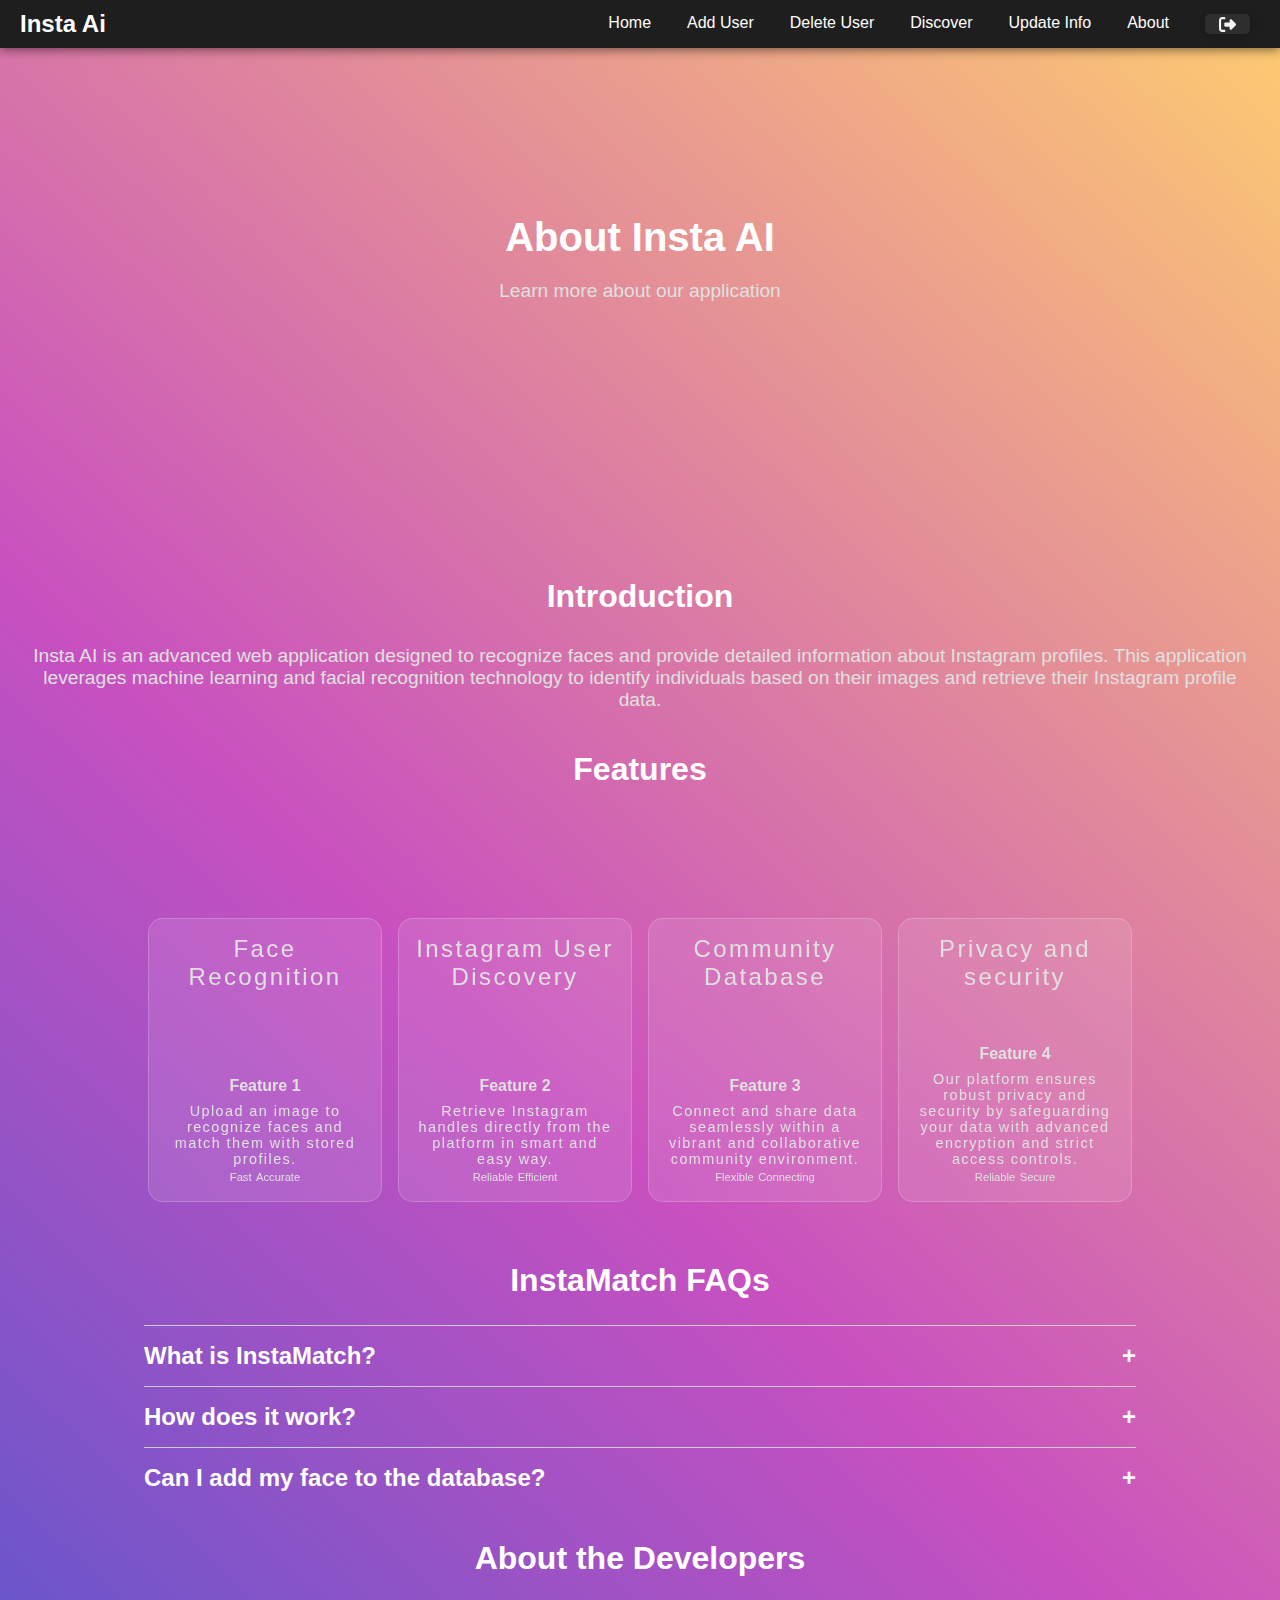
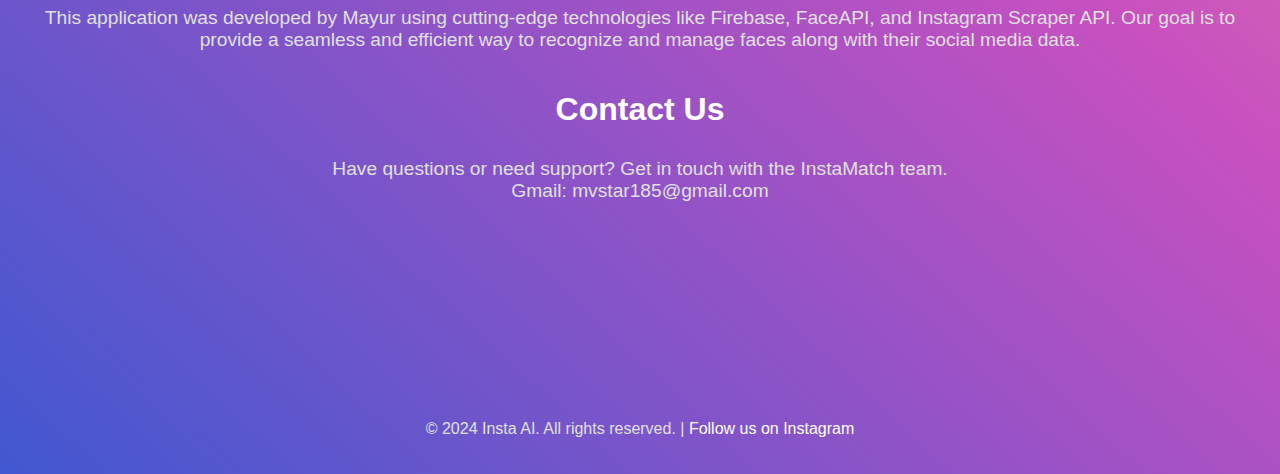
<file: about.html>
<!DOCTYPE html>
<html lang="en">
<head>
    <meta charset="UTF-8">
    <meta name="viewport" content="width=device-width, initial-scale=1.0">
    <title>About Insta AI</title>
    <link rel="stylesheet" href="styles.css">
    <script defer src="load-navbar.js"></script>
    <style>
         .faq-section {
            width: 80%;
            margin: 2rem auto;
            color: #fff;
        }

        .faq-section h2 {
            font-size: 2em;
            margin-bottom: 1rem;
        }

        .faq {
            border-top: 1px solid #ccc;
            padding: 1rem 0;
            cursor: pointer;
        }

        .faq h3 {
            font-size: 1.5rem;
            margin: 0;
            display: flex;
            justify-content: space-between;
            align-items: center;
        }

        .faq p {
            display: none;
            margin: 0.5rem 0 0;
        }

        .faq.open p {
            display: block;
        }
        
    </style>
</head>
<body>
    <div class="navbar-container"></div>
    
    <div class="header">
        <h1 class="fade-in">About Insta AI</h1>
        <p>Learn more about our application</p>
    </div>

    <div class="body">
        <div class="section">
            <h2>Introduction</h2>
            <p>Insta AI is an advanced web application designed to recognize faces and provide detailed information about Instagram profiles. This application leverages machine learning and facial recognition technology to identify individuals based on their images and retrieve their Instagram profile data.</p>
        </div>
        <div class="section">
            <h2>Features</h2>
            <div class="container">
                <div class="box">
                    <span class="title">Face Recognition</span>
                    <div>
                        <strong>Feature 1</strong>
                        <p>Upload an image to recognize faces and match them with stored profiles.</p>
                        <span>Fast</span> <span>Accurate</span>
                    </div>
                </div>
                <div class="box">
                    <span class="title">Instagram User Discovery</span>
                    <div>
                        <strong>Feature 2</strong>
                        <p>Retrieve Instagram handles directly from the platform in smart and easy way.</p>
                        <span>Reliable</span> <span>Efficient</span>
                    </div>
                </div>
                <div class="box">
                    <span class="title">Community Database</span>
                    <div>
                        <strong>Feature 3</strong>
                        <p>Connect and share data seamlessly within a vibrant and collaborative community environment.</p>
                        <span>Flexible</span> <span>Connecting</span>
                    </div>
                </div>
                <div class="box">
                    <span class="title">Privacy and security</span>
                    <div>
                        <strong>Feature 4</strong>
                        <p>Our platform ensures robust privacy and security by safeguarding your data with advanced encryption and strict access controls.</p>
                        <span>Reliable</span> <span>Secure</span>
                    </div>
                </div>
            </div>
        </div>
         <!-- FAQ Section -->
         <div class="section faq-section">
            <h2>InstaMatch FAQs</h2>
            <div class="faq">
                <h3>What is InstaMatch? <span>+</span></h3>
                <p>InstaMatch is a platform that uses face recognition technology to help users find Instagram usernames and connect with others.</p>
            </div>
            <div class="faq">
                <h3>How does it work? <span>+</span></h3>
                <p>InstaMatch works by comparing the face in the uploaded image with faces in the database and retrieving the matching Instagram profiles.</p>
            </div>
            <div class="faq">
                <h3>Can I add my face to the database? <span>+</span></h3>
                <p>Yes, you can add your face to the database by using the 'Add User' feature and providing your Instagram username and a clear image of your face.</p>
            </div>
        </div>
        <div class="section">
            <h2>About the Developers</h2>
            <p>This application was developed by Mayur using cutting-edge technologies like Firebase, FaceAPI, and Instagram Scraper API. Our goal is to provide a seamless and efficient way to recognize and manage faces along with their social media data.</p>
        </div>
        <div class="section">
            <h2>Contact Us</h2>
            <p>Have questions or need support? Get in touch with the InstaMatch team.
                <br>Gmail: mvstar185@gmail.com</a>
            </p>
            
        </div>
    </div>

    <div class="footer">
        <p>&copy; 2024 Insta AI. All rights reserved. | <a href="https://www.instagram.com">Follow us on Instagram</a></p>
    </div>

    <script>
        document.querySelectorAll('.faq').forEach(faq => {
            faq.addEventListener('click', () => {
                faq.classList.toggle('open');
                const span = faq.querySelector('span');
                span.textContent = faq.classList.contains('open') ? '-' : '+';
            });
        });
    </script>
</body>
</html>
</file>
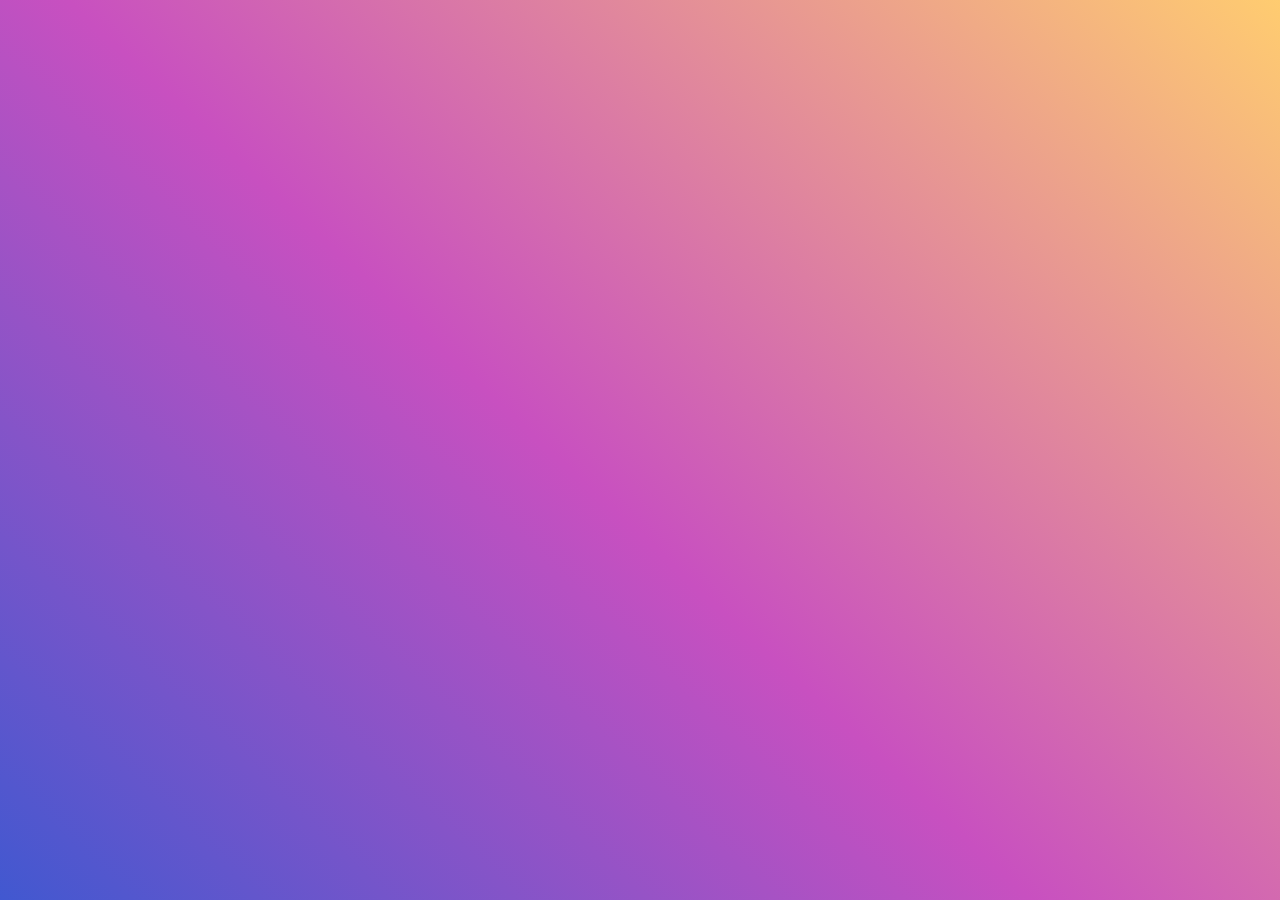
<file: auth.html>
<!DOCTYPE html>
<html lang="en">
<head>
    <meta charset="UTF-8">
    <meta name="viewport" content="width=device-width, initial-scale=1.0">
    <title>Authentication</title>
    <link rel="stylesheet" href="styles.css">
    <style>
        .container {
    max-width: 1200px;
    margin: 0 auto;
    padding: 20px;
    background-color: rgba(255, 255, 255, 0);
    border-radius: 10px;
    width: 330px;
    display: flex;
    justify-content: center;
    align-items: center;
    height: 100vh;
}

.wrapper {
    --input-focus: #2d8cf0;
    --font-color: #323232;
    --font-color-sub: #666;
    --bg-color: #fff;
    --bg-color-alt: #666;
    --main-color: #323232;
    display: flex;
    flex-direction: column;
    align-items: center;
}

.switch {
    position: relative;
    display: flex;
    flex-direction: column;
    justify-content: center;
    align-items: center;
    gap: 20px;
    width: 110px;
    height: 50px;
}

.card-side::before {
    position: absolute;
    content: 'Log in';
    left: -80px;
    top: 0;
    width: 100px;
    text-decoration: underline;
    color: var(--font-color);
    font-weight: 600;
    text-align: center;
}

.card-side::after {
    position: absolute;
    content: 'Sign up';
    right: -80px;
    top: 0;
    width: 100px;
    text-decoration: none;
    color: var(--font-color);
    font-weight: 600;
    text-align: center;
}

.toggle {
    opacity: 0;
    width: 0;
    height: 0;
}

.slider {
    box-sizing: border-box;
    border-radius: 5px;
    border: 2px solid var(--main-color);
    box-shadow: 4px 4px var(--main-color);
    position: absolute;
    cursor: pointer;
    top: 0;
    left: 50%;
    transform: translateX(-50%);
    width: 50px;
    height: 25px;
    background-color: var(--bg-color);
    transition: 0.3s;
}

.slider:before {
    box-sizing: border-box;
    position: absolute;
    content: "";
    height: 21px;
    width: 21px;
    border: 2px solid var(--main-color);
    border-radius: 5px;
    left: -1px;
    bottom: 2px;
    background-color: var(--bg-color);
    box-shadow: 0 3px 0 var(--main-color);
    transition: 0.3s;
}

.toggle:checked + .slider {
    background-color: var(--input-focus);
}

.toggle:checked + .slider:before {
    transform: translateX(30px);
}

.toggle:checked ~ .card-side:before {
    text-decoration: none;
}

.toggle:checked ~ .card-side:after {
    text-decoration: underline;
}

.flip-card__inner {
    width: 300px;
    height: 350px;
    position: relative;
    background-color: transparent;
    perspective: 1000px;
    text-align: center;
    transition: transform 0.8s;
    transform-style: preserve-3d;
}

.toggle:checked ~ .flip-card__inner {
    transform: rotateY(180deg);
}

.toggle:checked ~ .flip-card__front {
    box-shadow: none;
}

.flip-card__front, .flip-card__back {
    padding: 20px;
    position: absolute;
    display: flex;
    flex-direction: column;
    justify-content: center;
    -webkit-backface-visibility: hidden;
    backface-visibility: hidden;
    background: lightgrey;
    gap: 20px;
    border-radius: 5px;
    border: 2px solid var(--main-color);
    box-shadow: 4px 4px var(--main-color);
}

.flip-card__back {
    width: 300;
    transform: rotateY(180deg);
}

.flip-card__form {
    display: flex;
    flex-direction: column;
    align-items: center;
    gap: 25px;
}

.title {
    margin: 20px 0 20px 0;
    font-size: 25px;
    font-weight: 900;
    text-align: center;
    color: var(--font-color);
}

.flip-card__input {
    width: 250px;
    height: 40px;
    border-radius: 5px;
    border: 2px solid var(--main-color);
    background-color: var(--bg-color);
    box-shadow: 4px 4px var(--main-color);
    font-size: 15px;
    font-weight: 600;
    color: var(--font-color);
    padding: 5px 10px;
    outline: none;
}

.flip-card__input::placeholder {
    color: var(--font-color-sub);
    opacity: 0.8;
}

.flip-card__input:focus {
    border: 2px solid var(--input-focus);
}

.flip-card__btn:active, .button-confirm:active {
    box-shadow: 0px 0px var(--main-color);
    transform: translate(3px, 3px);
}

.flip-card__btn {
    margin: 20px 0 20px 0;
    width: 120px;
    height: 40px;
    border-radius: 5px;
    border: 2px solid var(--main-color);
    background-color: var(--bg-color);
    box-shadow: 4px 4px var(--main-color);
    font-size: 17px;
    font-weight: 600;
    color: var(--font-color);
    cursor: pointer;
}


    </style>
</head>
<body>
    <div id="auth-container" class="container">     
        <h1>Insta AI</h1>
        <div class="wrapper">
            <div class="card-switch">
                <label class="switch">
                   <input type="checkbox" class="toggle">
                   <span class="slider"></span>
                   <span class="card-side"></span>
                   <div class="flip-card__inner">
                      <div class="flip-card__front">
                         <div class="title">Log in<br><span>Enter credentials</span></div>
                         <form class="flip-card__form" action="">
                            <input type="email" id="loginEmail" placeholder="Email" class="input" required>
                            <input type="password" id="loginPassword" placeholder="Password" class="input" required>
                            <button id="loginBtn" class="button-confirm" type="button">Login</button>
                         </form>
                      </div>
                      <div class="flip-card__back">
                         <div class="title">Sign up<br><span>Enter credentials</span></div>
                         <form class="flip-card__form" action="">                           
                            <input type="email" id="registerEmail" placeholder="Email" class="input" required>
                            <input type="password" id="registerPassword" placeholder="Password" class="input" required>
                            <button id="registerBtn" class="button-confirm">Register</button>
                         </form>
                      </div>
                   </div>
                </label>
            </div>   
       </div>
    </div>
</body>
</html>
</file>
<file: styles.css>
/* General styles */
body {
    font-family: 'Helvetica Neue', Helvetica, Arial, sans-serif;
    margin: 0;
    background-color: #4158D0;
    background-image: linear-gradient(43deg, #4158D0 0%, #C850C0 46%, #FFCC70 100%);
    color: #e0e0e0;
    display: flex;
    flex-direction: column;
    min-height: 100vh;
}

h1, h2 {
    color: #fff;
    text-align: center;
    margin-bottom: 20px;
}

.container {
    max-width: 1200px;
    margin: 0 auto;
    padding: 20px;
    background-color: rgba(255, 255, 255, 0);
    border-radius: 10px;
}

/* Navbar */
.navbar {
    display: flex;
    justify-content: space-between;
    align-items: center;
    padding: 10px 20px;
    background-color: #1e1e1e;
    box-shadow: 0 2px 10px rgba(0, 0, 0, 0.5);
    margin-bottom: 40px;
}

.navbar a {
    text-decoration: none;
    color: #e0e0e0;
    font-size: 1em;
    margin: 0 10px;
}

.navbar a:hover {
    color: #90caf9;
}

.navbar .logo {
    font-size: 1.5em;
    font-weight: bold;
    color: #e0e0e0;
}

/* Header */
.header {
    text-align: center;
    padding: 100px 20px;
    background-color: rgba(255, 255, 255, 0);
    margin-bottom: 40px;
}

.header h1 {
    font-size: 2.5em;
    margin-bottom: 20px;
}

.header p {
    font-size: 1.2em;
    margin-bottom: 10px;
}

.header button {
    background-color: #90caf9;
    color: #121212;
    padding: 10px 20px;
    border: none;
    border-radius: 5px;
    cursor: pointer;
    font-size: 1em;
}

.header button:hover {
    background-color: #64b5f6;
}

/* Sections */
.section {
    margin-bottom: 40px;
}

.section h2 {
    font-size: 2em;
    margin-bottom: 20px;
    color: #fff;
    padding-bottom: 10px;
}

.section label {
    font-weight: bold;
    display: block;
    margin-bottom: 5px;
    margin-top: 15px;
}

.section input[type="text"], .section input[type="file"], .section textarea {
    width: calc(100% - 20px);
    padding: 10px;
    margin-bottom: 10px;
    border: 1px solid #555;
    border-radius: 5px;
    font-size: 1em;
    background-color: #333;
    color: #e0e0e0;
}

.section button {
    background-color: #66bb6a;
    color: #121212;
    padding: 10px 20px;
    margin: 10px 0;
    border: none;
    border-radius: 5px;
    cursor: pointer;
    font-size: 1em;
}

.section button:hover {
    background-color: #4caf50;
}

.section button.secondary {
    background-color: #90caf9;
}

.section button.secondary:hover {
    background-color: #64b5f6;
}

.section button.delete {
    background-color: #ef5350;
}

.section button.delete:hover {
    background-color: #e53935;
}

.section textarea {
    width: calc(100% - 20px);
    height: 100px;
    resize: none;
    font-size: 1em;
    border: 1px solid #555;
    border-radius: 5px;
    background-color: #333;
    color: #e0e0e0;
}

.section video {
    display: block;
    margin: 20px auto;
    border: 2px solid #333;
    box-shadow: 0 2px 10px rgba(0, 0, 0, 0.5);
    border-radius: 10px;
}

/* Footer */
.footer {
    text-align: center;
    padding: 20px;
    background-color: rgba(255, 255, 255, 0);
    color: #e0e0e0;
    margin-top: auto;
    border-top: 2px solid rgba(255, 255, 255, 0);
}

.footer a {
    color: #fff;
    text-decoration: none;
}

.footer a:hover {
    text-decoration: underline;
}

/* Form Styles */
.form {
  --input-focus: #2d8cf0;
  --font-color: #323232;
  --font-color-sub: #666;
  --bg-color: #fff;
  --main-color: #323232;
  padding: 20px;
  background: lightgrey;
  display: flex;
  flex-direction: column;
  align-items: flex-start;
  justify-content: center;
  gap: 20px;
  border-radius: 5px;
  border: 2px solid var(--main-color);
  box-shadow: 4px 4px var(--main-color);
}

.title {
  color: var(--font-color);
  font-weight: 900;
  font-size: 20px;
  margin-bottom: 25px;
}

.title span {
  color: var(--font-color-sub);
  font-weight: 600;
  font-size: 17px;
}

.input {
  width: 250px;
  height: 40px;
  border-radius: 5px;
  border: 2px solid var(--main-color);
  background-color: var(--bg-color);
  box-shadow: 4px 4px var(--main-color);
  font-size: 15px;
  font-weight: 600;
  color: var(--font-color);
  padding: 5px 10px;
  outline: none;
}

.input::placeholder {
  color: var(--font-color-sub);
  opacity: 0.8;
}

.input:focus {
  border: 2px solid var(--input-focus);
}

.login-with {
  display: flex;
  gap: 20px;
}

.button-log {
  cursor: pointer;
  width: 40px;
  height: 40px;
  border-radius: 100%;
  border: 2px solid var(--main-color);
  background-color: var(--bg-color);
  box-shadow: 4px 4px var(--main-color);
  color: var(--font-color);
  font-size: 25px;
  display: flex;
  justify-content: center;
  align-items: center;
}

.icon {
  width: 24px;
  height: 24px;
  fill: var(--main-color);
}

.button-log:active, .button-confirm:active {
  box-shadow: 0px 0px var(--main-color);
  transform: translate(3px, 3px);
}

.button-confirm {
  margin: 50px auto 0 auto;
  width: 120px;
  height: 40px;
  border-radius: 5px;
  border: 2px solid var(--main-color);
  background-color: var(--bg-color);
  box-shadow: 4px 4px var(--main-color);
  font-size: 17px;
  font-weight: 600;
  color: var(--font-color);
  cursor: pointer;
}

.results-container {
    display: flex;
    flex-wrap: wrap;
    gap: 20px;
    justify-content: center;
}

.card {
    width: 350px;
    height: 300px;
    display: flex;
    flex-direction: column;
    align-items: center;
    justify-content: center;
    text-align: center;
    gap: 10px;
    background-color: #fffffe;
    border-radius: 15px;
    position: relative;
    overflow: hidden;
}

.card::before {
    content: "";
    width: 350px;
    height: 100px;
    position: absolute;
    top: 0;
    border-top-left-radius: 15px;
    border-top-right-radius: 15px;
    border-bottom: 3px solid #fefefe;
    background: linear-gradient(40deg, rgba(131,58,180,1) 0%, rgba(253,29,29,1) 50%, rgba(252,176,69,1) 100%);
    transition: all 0.5s ease;
}

.card * {
    z-index: 1;
}

.image {
    width: 90px;
    height: 90px;
    background-color: #1468BF;
    border-radius: 50%;
    border: 4px solid #fefefe;
    margin-top: 30px;
    transition: all 0.5s ease;
    background-size: cover;
    background-position: center;
}

.card-info {
    display: flex;
    flex-direction: column;
    align-items: center;
    gap: 15px;
    transition: all 0.5s ease;
}

.card-info span {
    font-weight: 600;
    font-size: 24px;
    color: #161A42;
    margin-top: 15px;
    line-height: 5px;
}

.card-info p {
    color: rgba(0, 0, 0, 0.5);
}

.button {
    text-decoration: none;
    background-color: #1468BF;
    color: white;
    padding: 5px 20px;
    border-radius: 5px;
    border: 1px solid white;
    transition: all 0.5s ease;
}

.card:hover::before {
    width: 350px;
    height: 300px;
    border-bottom: none;
    border-bottom-left-radius: 15px;
    border-bottom-right-radius: 15px;
    transform: scale(0.95);
}

.card:hover .card-info {
    transform: translate(0%,-25%);
}

.card:hover .image {
    transform: scale(2) translate(-60%,-40%);
}

.button:hover {
    background-color: #FF6844;
    transform: scale(1.1);
}
/* styles.css */

@keyframes fadeIn {
    from {
        opacity: 0;
    }
    to {
        opacity: 1;
    }
}

.fade-in {
    animation: fadeIn 2s ease-in-out;
}

/* body */
.body {
    text-align: center;
    padding: 100px 20px;
    background-color: rgba(255, 255, 255, 0);
    margin-bottom: 40px;
}

.body h1 {
    font-size: 2.5em;
    margin-bottom: 20px;
}

.body p {
    font-size: 1.2em;
    margin-bottom: 5px;
}

.body button {
    background-color: #90caf9;
    color: #121212;
    padding: 10px 20px;
    border: none;
    border-radius: 5px;
    cursor: pointer;
    font-size: 1em;
}

.body button:hover {
    background-color: #64b5f6;
}

.container {
    display: flex;
    flex-wrap: wrap;
    gap: 1rem;
    justify-content: center;
    position: relative;
}

.box {
    width: 200px;
    height: 250px;
    padding: 1rem;
    background-color: rgba(255, 255, 255, 0.1);
    border: 1px solid rgba(255, 255, 255, 0.2);
    backdrop-filter: blur(20px);
    border-radius: 15px;
    transition: all 0.3s ease;
    display: flex;
    flex-direction: column;
    justify-content: space-between;
    text-align: center;
}

.box:hover {
    box-shadow: 0px 0px 20px 1px rgba(255, 255, 255, 0.5);
    transform: translateY(-10px);
}

.box .title {
    font-size: 1.5rem;
    font-weight: 500;
    letter-spacing: 0.1em;
}

.box div strong {
    display: block;
    margin-bottom: 0.5rem;
}

.box div p {
    margin: 0;
    font-size: 0.9em;
    font-weight: 300;
    letter-spacing: 0.1em;
}

.box div span {
    font-size: 0.7rem;
    font-weight: 300;
}

/* Navbar Styles */
.navbar {
    display: flex;
    justify-content: space-between;
    align-items: center;
    padding: 10px 20px;
    background-color: #1e1e1e;
    box-shadow: 0 2px 10px rgba(0, 0, 0, 0.5);
    margin-bottom: 40px;
    z-index: 1000; /* Ensure navbar is above other elements */
    position: relative; /* Adjust as needed (fixed or relative) */
}

.navbar .logo {
    color: #fff;
    font-size: 1.5rem;
}

.navbar .nav-links {
    display: flex;
    gap: 1rem;
}

.navbar .nav-links a, .navbar .nav-links button {
    color: #fff;
    text-decoration: none;
    margin: 0 10px;
    transition: background 0.3s ease;
}

.navbar .nav-links a:hover, .navbar .nav-links button:hover {
    color: #90caf9;
}

/* Responsive Sidebar */
#menuToggle {
    display: none;
}

.menu-icon {
    display: none;
    cursor: pointer;
    color: #fff;
}

.menu-icon span {
    background-color: #fff;
    display: block;
    height: 3px;
    width: 25px;
    margin: 5px;
    transition: 0.4s;
}

@media (max-width: 768px) {
    .navbar .nav-links {
        position: absolute;
        top: 70px;
        left: -100%;
        width: 100%;
        background-color: #333;
        flex-direction: column;
        align-items: center;
        transition: left 0.3s ease;
        z-index: 999; /* Ensure dropdown is above other content */
    }

    #menuToggle:checked + .menu-icon + .nav-links {
        left: 0;
    }

    .menu-icon {
        display: block;
    }
}

/* Additional container margin to prevent overlap */
.container {
    margin-top: 100px; /* Adjust this value based on your navbar's height */
}

#auth-container {
    display: none; /* Initially hidden, will be shown if not authenticated */
    text-align: center;
    
}

#app-container {
    display: none; /* Initially hidden, will be shown after authentication */
}


/*blacbaldifh aklj*/
.Btn {
    --black: #000000;
    --ch-black: #141414;
    --eer-black: #1b1b1b;
    --night-rider: #2e2e2e;
    --white: #ffffff;
    --af-white: #f3f3f3;
    --ch-white: #e1e1e1;
    display: flex;
    align-items: center;
    justify-content: flex-start;
    width: 45px;
    height: 20px;
    border: none;
    border-radius: 5px;
    cursor: pointer;
    position: relative;
    overflow: hidden;
    transition-duration: .3s;
    box-shadow: 2px 2px 10px rgba(0, 0, 0, 0.199);
    background-color: var(--night-rider);
  }
  
  /* plus sign */
  .sign {
    width: 100%;
    transition-duration: .3s;
    display: flex;
    align-items: center;
    justify-content: center;
  }
  
  .sign svg {
    width: 17px;
  }
  
  .sign svg path {
    fill: var(--af-white);
  }
  /* text */
  .text {
    position: absolute;
    right: 0%;
    width: 0%;
    opacity: 0;
    color: var(--af-white);
    font-size: 1.2em;
    font-weight: 600;
    transition-duration: .3s;
  }
  /* hover effect on button width */
  .Btn:hover {
    width: 125px;
    border-radius: 5px;
    transition-duration: .3s;
  }
  
  .Btn:hover .sign {
    width: 30%;
    transition-duration: .3s;
    padding-left: 20px;
  }
  /* hover effect button's text */
  .Btn:hover .text {
    opacity: 1;
    width: 70%;
    transition-duration: .3s;
    padding-right: 10px;
  }
  /* button click effect*/
  .Btn:active {
    transform: translate(2px ,2px);
  }
</file>
